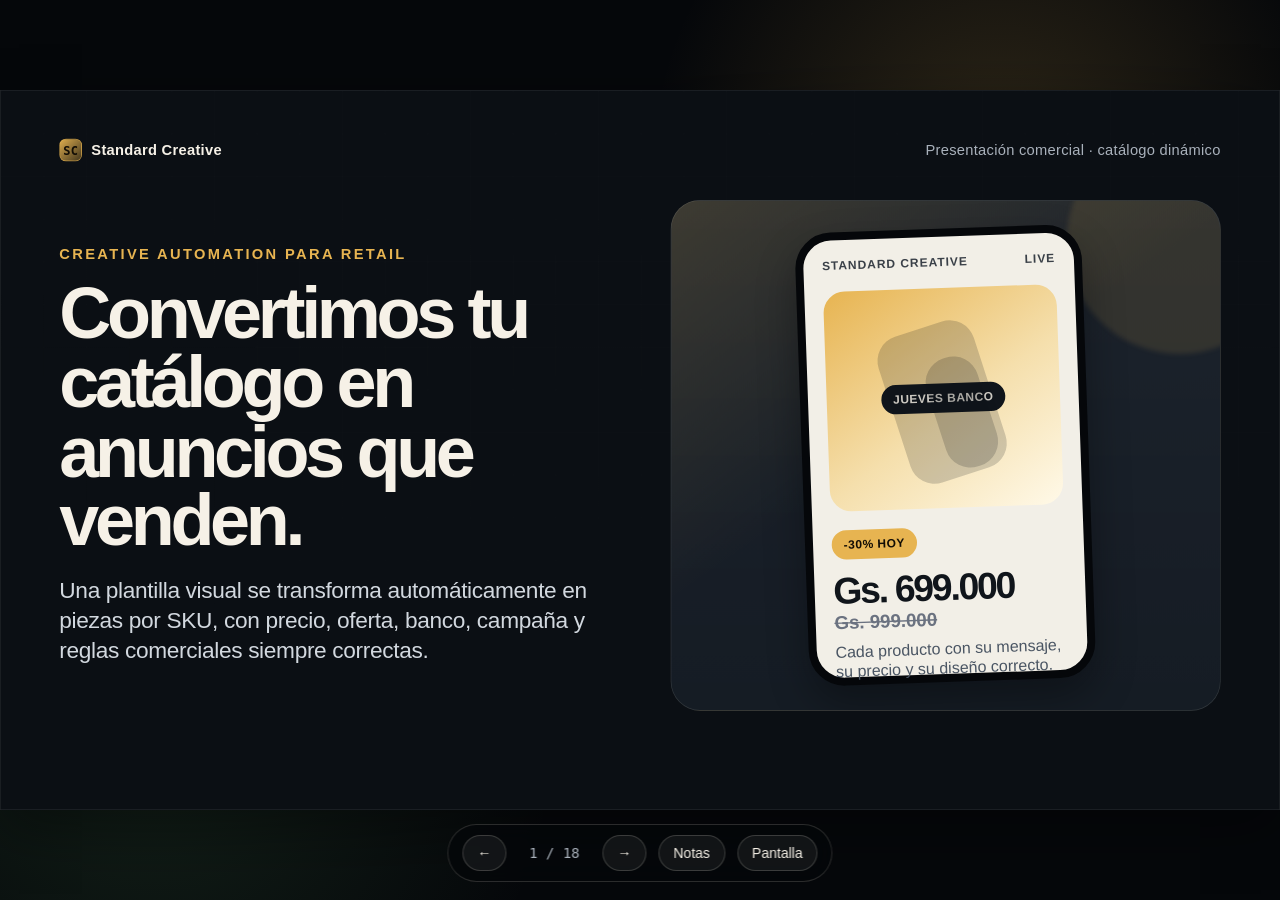
<file: creativo/index.html>
<!doctype html>
<html lang="es">
<head>
  <meta charset="utf-8" />
  <meta name="viewport" content="width=device-width, initial-scale=1" />
  <title>Standard Creative — Presentación comercial</title>
  <style>
    :root {
      --bg: #0b0f14;
      --ink: #f6f1e7;
      --muted: #a9b1bb;
      --line: rgba(246, 241, 231, .14);
      --panel: #121922;
      --panel-2: #17212d;
      --accent: #e7b451;
      --accent-2: #7ee787;
      --danger: #ff7b72;
      --blue: #79c0ff;
      --shadow: 0 28px 80px rgba(0, 0, 0, .38);
      --radius: 34px;
      --sans: ui-sans-serif, -apple-system, BlinkMacSystemFont, "Segoe UI", Inter, Roboto, Arial, sans-serif;
      --serif: Georgia, "Times New Roman", serif;
      --mono: ui-monospace, SFMono-Regular, Menlo, Consolas, monospace;
    }

    * { box-sizing: border-box; }

    html,
    body {
      width: 100%;
      height: 100%;
      overflow: hidden;
      background: #05070a;
      color: var(--ink);
      margin: 0;
      font-family: var(--sans);
    }

    body {
      display: grid;
      place-items: center;
    }

    .deck-shell {
      position: relative;
      width: 100vw;
      height: 100vh;
      overflow: hidden;
      background:
        radial-gradient(circle at 78% 18%, rgba(231, 180, 81, .18), transparent 28%),
        radial-gradient(circle at 12% 82%, rgba(126, 231, 135, .11), transparent 30%),
        #05070a;
    }

    .deck {
      width: 1920px;
      height: 1080px;
      position: absolute;
      left: 50%;
      top: 50%;
      transform-origin: center center;
      background: var(--bg);
      border: 1px solid rgba(246, 241, 231, .10);
      box-shadow: var(--shadow);
      overflow: hidden;
    }

    .deck::before {
      content: "";
      position: absolute;
      inset: 0;
      pointer-events: none;
      opacity: .32;
      background-image:
        linear-gradient(rgba(246, 241, 231, .035) 1px, transparent 1px),
        linear-gradient(90deg, rgba(246, 241, 231, .035) 1px, transparent 1px);
      background-size: 64px 64px;
      mask-image: linear-gradient(to bottom, black 0%, transparent 95%);
    }

    .slide {
      position: absolute;
      inset: 0;
      padding: 72px 88px 70px;
      display: none;
      isolation: isolate;
    }

    .slide.active { display: block; }

    .topbar {
      display: flex;
      justify-content: space-between;
      align-items: center;
      gap: 28px;
      margin-bottom: 58px;
      color: var(--muted);
      font-size: 22px;
      letter-spacing: .02em;
    }

    .brand {
      display: flex;
      align-items: center;
      gap: 14px;
      font-weight: 750;
      color: var(--ink);
    }

    .mark {
      width: 34px;
      height: 34px;
      border-radius: 10px;
      border: 1px solid rgba(231, 180, 81, .65);
      background:
        linear-gradient(135deg, rgba(231, 180, 81, .95), rgba(231, 180, 81, .18)),
        #1d1a12;
      display: grid;
      place-items: center;
      color: #120d05;
      font-family: var(--mono);
      font-size: 18px;
      font-weight: 900;
    }

    .eyebrow {
      color: var(--accent);
      font-size: 22px;
      font-weight: 800;
      text-transform: uppercase;
      letter-spacing: .16em;
      margin-bottom: 24px;
    }

    h1,
    h2,
    h3,
    p { margin: 0; }

    h1 {
      max-width: 1220px;
      font-size: 108px;
      line-height: .96;
      letter-spacing: -.06em;
      font-weight: 850;
    }

    h2 {
      max-width: 1160px;
      font-size: 76px;
      line-height: 1.02;
      letter-spacing: -.045em;
      font-weight: 840;
    }

    h3 {
      font-size: 34px;
      line-height: 1.13;
      letter-spacing: -.02em;
      font-weight: 790;
    }

    .lead {
      max-width: 980px;
      margin-top: 30px;
      color: #d2d8df;
      font-size: 34px;
      line-height: 1.32;
      letter-spacing: -.015em;
    }

    .small {
      color: var(--muted);
      font-size: 22px;
      line-height: 1.42;
    }

    .grid-2 {
      display: grid;
      grid-template-columns: 1.02fr .98fr;
      gap: 58px;
      align-items: center;
    }

    .grid-3 {
      display: grid;
      grid-template-columns: repeat(3, 1fr);
      gap: 26px;
      align-items: stretch;
    }

    .grid-4 {
      display: grid;
      grid-template-columns: repeat(4, 1fr);
      gap: 20px;
    }

    .panel {
      border: 1px solid var(--line);
      border-radius: var(--radius);
      background: linear-gradient(180deg, rgba(255,255,255,.04), rgba(255,255,255,.015)), var(--panel);
      padding: 34px;
    }

    .hero-card {
      min-height: 630px;
      border-radius: 44px;
      border: 1px solid rgba(246, 241, 231, .13);
      background:
        linear-gradient(145deg, rgba(231, 180, 81, .16), transparent 45%),
        linear-gradient(180deg, rgba(255,255,255,.05), rgba(255,255,255,.015)),
        #111821;
      padding: 42px;
      position: relative;
      overflow: hidden;
    }

    .hero-card::after {
      content: "";
      position: absolute;
      width: 340px;
      height: 340px;
      border-radius: 50%;
      right: -110px;
      top: -110px;
      background: rgba(231, 180, 81, .12);
      filter: blur(4px);
    }

    .phone {
      width: 430px;
      height: 680px;
      margin: 0 auto;
      border-radius: 54px;
      border: 12px solid #05070a;
      background: #f2efe7;
      color: #10151b;
      padding: 28px;
      box-shadow: 0 28px 60px rgba(0,0,0,.32);
      position: relative;
      z-index: 2;
      transform: rotate(-2deg);
    }

    .phone .ad-top {
      display: flex;
      justify-content: space-between;
      align-items: center;
      font-size: 18px;
      font-weight: 800;
      letter-spacing: .08em;
      text-transform: uppercase;
      color: #3a4048;
    }

    .product-box {
      height: 330px;
      margin: 28px 0;
      border-radius: 32px;
      background:
        linear-gradient(145deg, #e7b451, #f5dfac 55%, #fff9e8);
      display: grid;
      place-items: center;
      position: relative;
      overflow: hidden;
    }

    .product-box::before,
    .product-box::after {
      content: "";
      position: absolute;
      border-radius: 38px;
      background: rgba(16,21,27,.18);
      transform: rotate(-16deg);
    }

    .product-box::before { width: 150px; height: 230px; left: 98px; top: 56px; }
    .product-box::after { width: 80px; height: 170px; right: 108px; bottom: 58px; }

    .badge {
      display: inline-flex;
      align-items: center;
      justify-content: center;
      min-height: 44px;
      border-radius: 999px;
      padding: 0 18px;
      font-size: 18px;
      font-weight: 850;
      letter-spacing: .04em;
      text-transform: uppercase;
      background: #10151b;
      color: #f6f1e7;
    }

    .badge.gold { background: var(--accent); color: #120d05; }
    .badge.green { background: var(--accent-2); color: #06130a; }
    .badge.blue { background: var(--blue); color: #07111b; }
    .badge.line { background: transparent; color: var(--muted); border: 1px solid var(--line); }

    .price-row {
      display: flex;
      align-items: baseline;
      gap: 14px;
      margin-top: 14px;
    }

    .price {
      font-size: 56px;
      letter-spacing: -.06em;
      font-weight: 900;
    }

    .old-price {
      color: #6b7280;
      font-size: 28px;
      text-decoration: line-through;
      font-weight: 700;
    }

    .caption {
      color: #4a5563;
      font-size: 24px;
      line-height: 1.2;
      margin-top: 14px;
    }

    .list {
      display: grid;
      gap: 18px;
      margin-top: 32px;
    }

    .list-item {
      display: grid;
      grid-template-columns: 34px 1fr;
      gap: 18px;
      align-items: start;
      color: #dce3ea;
      font-size: 30px;
      line-height: 1.25;
      letter-spacing: -.02em;
    }

    .dot {
      width: 16px;
      height: 16px;
      border-radius: 50%;
      background: var(--accent);
      margin-top: 11px;
      box-shadow: 0 0 0 8px rgba(231, 180, 81, .12);
    }

    .metric {
      border: 1px solid var(--line);
      border-radius: 30px;
      padding: 28px;
      min-height: 190px;
      background: rgba(255,255,255,.035);
    }

    .metric .num {
      font-size: 64px;
      line-height: 1;
      letter-spacing: -.05em;
      font-weight: 900;
      color: var(--accent);
    }

    .metric .label {
      margin-top: 16px;
      color: #d7dee7;
      font-size: 24px;
      line-height: 1.24;
    }

    .metric .source {
      margin-top: 14px;
      color: var(--muted);
      font-size: 17px;
      line-height: 1.25;
    }

    .before-after {
      display: grid;
      grid-template-columns: 1fr 1fr;
      gap: 28px;
      margin-top: 36px;
    }

    .ad-plain,
    .ad-rich {
      border-radius: 36px;
      min-height: 520px;
      padding: 34px;
      display: flex;
      flex-direction: column;
      justify-content: space-between;
    }

    .ad-plain {
      background: #f6f7f9;
      color: #222832;
      border: 1px solid #d6dbe2;
    }

    .ad-rich {
      background: #10151b;
      color: #f6f1e7;
      border: 1px solid rgba(231, 180, 81, .38);
      position: relative;
      overflow: hidden;
    }

    .ad-rich::before {
      content: "";
      position: absolute;
      inset: 0;
      background:
        radial-gradient(circle at 70% 24%, rgba(231, 180, 81, .25), transparent 30%),
        linear-gradient(135deg, rgba(126,231,135,.10), transparent 45%);
      pointer-events: none;
    }

    .ad-label {
      font-size: 22px;
      font-weight: 850;
      letter-spacing: .09em;
      text-transform: uppercase;
      color: var(--muted);
    }

    .ad-plain .blank-product,
    .ad-rich .blank-product {
      height: 260px;
      border-radius: 30px;
      margin: 20px 0;
      display: grid;
      place-items: center;
      font-family: var(--mono);
      font-weight: 800;
    }

    .ad-plain .blank-product { background: #ffffff; color: #99a1ad; border: 1px solid #e3e6ea; }
    .ad-rich .blank-product { background: rgba(246,241,231,.12); color: rgba(246,241,231,.78); border: 1px solid rgba(246,241,231,.12); }

    .flow {
      display: grid;
      grid-template-columns: repeat(4, 1fr);
      gap: 18px;
      margin-top: 58px;
    }

    .flow-step {
      min-height: 300px;
      border-radius: 30px;
      border: 1px solid var(--line);
      background: rgba(255,255,255,.035);
      padding: 28px;
      position: relative;
    }

    .flow-step .kicker {
      font-family: var(--mono);
      color: var(--accent);
      font-size: 19px;
      font-weight: 800;
      margin-bottom: 26px;
    }

    .flow-step p {
      color: #d3dae2;
      font-size: 23px;
      line-height: 1.28;
      margin-top: 16px;
    }

    .rules-grid {
      display: grid;
      grid-template-columns: repeat(3, 1fr);
      gap: 18px;
      margin-top: 46px;
    }

    .rule {
      border: 1px solid var(--line);
      border-radius: 26px;
      padding: 24px;
      background: rgba(255,255,255,.035);
      min-height: 130px;
    }

    .rule strong {
      display: block;
      font-size: 26px;
      margin-bottom: 10px;
      letter-spacing: -.02em;
    }

    .rule span {
      color: var(--muted);
      font-size: 21px;
      line-height: 1.28;
    }

    .whatif {
      display: grid;
      grid-template-columns: .9fr 1.1fr;
      gap: 34px;
      margin-top: 42px;
    }

    .control-card {
      border: 1px solid var(--line);
      border-radius: 34px;
      background: rgba(255,255,255,.035);
      padding: 32px;
    }

    .control-row {
      display: flex;
      justify-content: space-between;
      gap: 22px;
      padding: 22px 0;
      border-bottom: 1px solid var(--line);
      font-size: 26px;
    }

    .control-row:last-child { border-bottom: 0; }
    .control-row span:first-child { color: var(--muted); }
    .control-row span:last-child { color: var(--ink); font-weight: 780; }

    .plans {
      display: grid;
      grid-template-columns: repeat(5, 1fr);
      gap: 16px;
      margin-top: 34px;
      align-items: stretch;
    }

    .plan {
      border: 1px solid var(--line);
      border-radius: 28px;
      padding: 24px;
      background: rgba(255,255,255,.035);
      min-height: 590px;
      display: flex;
      flex-direction: column;
    }

    .plan.recommended {
      border-color: rgba(231, 180, 81, .65);
      background: linear-gradient(180deg, rgba(231,180,81,.13), rgba(255,255,255,.035));
    }

    .plan-name {
      display: flex;
      align-items: center;
      justify-content: space-between;
      gap: 10px;
      font-size: 29px;
      font-weight: 850;
      letter-spacing: -.03em;
    }

    .plan-price {
      margin-top: 22px;
      font-size: 50px;
      font-weight: 920;
      letter-spacing: -.06em;
    }

    .plan-price small {
      color: var(--muted);
      font-size: 20px;
      font-weight: 650;
      letter-spacing: 0;
    }

    .plan-for {
      margin-top: 16px;
      min-height: 72px;
      color: #d5dce4;
      font-size: 21px;
      line-height: 1.22;
    }

    .plan ul {
      margin: 22px 0 0;
      padding: 0;
      list-style: none;
      display: grid;
      gap: 12px;
    }

    .plan li {
      color: var(--muted);
      font-size: 18px;
      line-height: 1.23;
    }

    .plan li::before {
      content: "✓";
      color: var(--accent-2);
      margin-right: 8px;
      font-weight: 900;
    }

    .plan-limit {
      margin-top: auto;
      padding-top: 18px;
      border-top: 1px solid var(--line);
      color: var(--accent);
      font-size: 18px;
      font-weight: 800;
    }

    .addon-table {
      width: 100%;
      margin-top: 42px;
      border-collapse: collapse;
      overflow: hidden;
      border-radius: 28px;
      border: 1px solid var(--line);
      background: rgba(255,255,255,.032);
    }

    .addon-table th,
    .addon-table td {
      text-align: left;
      padding: 22px 26px;
      border-bottom: 1px solid var(--line);
      font-size: 24px;
      vertical-align: top;
    }

    .addon-table th {
      color: var(--accent);
      font-size: 19px;
      letter-spacing: .1em;
      text-transform: uppercase;
    }

    .addon-table tr:last-child td { border-bottom: 0; }
    .addon-table td:nth-child(2) { color: var(--ink); font-weight: 830; white-space: nowrap; }
    .addon-table td:nth-child(3) { color: var(--muted); }

    .pilot {
      display: grid;
      grid-template-columns: 1fr 1fr;
      gap: 28px;
      margin-top: 46px;
    }

    .timeline {
      display: grid;
      gap: 16px;
    }

    .timeline-row {
      display: grid;
      grid-template-columns: 118px 1fr;
      gap: 22px;
      padding: 22px;
      border: 1px solid var(--line);
      border-radius: 24px;
      background: rgba(255,255,255,.034);
    }

    .timeline-row .day {
      color: var(--accent);
      font-family: var(--mono);
      font-size: 22px;
      font-weight: 850;
    }

    .timeline-row .txt {
      font-size: 24px;
      color: #dce3ea;
      line-height: 1.25;
    }

    .quote {
      font-family: var(--serif);
      font-size: 48px;
      line-height: 1.12;
      color: #f7ead0;
      letter-spacing: -.025em;
    }

    .speaker-note {
      position: absolute;
      left: 88px;
      right: 88px;
      bottom: 86px;
      display: none;
      border: 1px solid rgba(231, 180, 81, .35);
      border-radius: 24px;
      background: rgba(231, 180, 81, .08);
      padding: 20px 24px;
      color: #ead7ad;
      font-size: 21px;
      line-height: 1.28;
    }

    .show-notes .slide.active .speaker-note { display: block; }

    .source-mark {
      color: var(--accent);
      font-family: var(--mono);
      font-size: .7em;
      vertical-align: super;
      margin-left: 3px;
    }

    .controls {
      position: fixed;
      left: 50%;
      bottom: 18px;
      transform: translateX(-50%);
      z-index: 20;
      display: flex;
      align-items: center;
      gap: 12px;
      color: #d7dde5;
      background: rgba(5,7,10,.78);
      border: 1px solid rgba(246,241,231,.16);
      border-radius: 999px;
      padding: 10px 14px;
      backdrop-filter: blur(12px);
      font-size: 14px;
    }

    button {
      border: 1px solid rgba(246,241,231,.18);
      border-radius: 999px;
      background: rgba(255,255,255,.06);
      color: var(--ink);
      font: inherit;
      cursor: pointer;
      min-height: 36px;
      padding: 0 14px;
    }

    button:hover,
    button:focus-visible {
      outline: none;
      border-color: rgba(231,180,81,.8);
      background: rgba(231,180,81,.16);
    }

    .slide-count {
      min-width: 72px;
      text-align: center;
      font-family: var(--mono);
      color: var(--muted);
    }

    .sources-list {
      display: grid;
      grid-template-columns: 1fr 1fr;
      gap: 16px 28px;
      margin-top: 42px;
      font-size: 19px;
      line-height: 1.25;
    }

    .sources-list a {
      color: #d6dde6;
      text-decoration: none;
      border-bottom: 1px solid rgba(231,180,81,.28);
    }

    .kbd {
      font-family: var(--mono);
      color: var(--accent);
    }

    @media print {
      html, body {
        width: auto;
        height: auto;
        overflow: visible;
        background: white;
      }
      .deck-shell { display: block; background: white; }
      .deck {
        transform: none !important;
        width: 1920px;
        height: auto;
        box-shadow: none;
        border: 0;
        overflow: visible;
      }
      .slide {
        display: block !important;
        position: relative;
        width: 1920px;
        height: 1080px;
        page-break-after: always;
        background: var(--bg);
      }
      .controls { display: none; }
      .speaker-note { display: none !important; }
    }

    @media (prefers-reduced-motion: no-preference) {
      .slide.active h1,
      .slide.active h2,
      .slide.active .lead,
      .slide.active .panel,
      .slide.active .hero-card,
      .slide.active .plans,
      .slide.active .flow,
      .slide.active .rules-grid {
        animation: rise .42s ease both;
      }
      @keyframes rise {
        from { opacity: 0; transform: translateY(16px); }
        to { opacity: 1; transform: translateY(0); }
      }
    }

    /* Ejemplos reales (antes vs. después) — screenshots de anuncios de catálogo */
    .badge.danger { background: rgba(255,123,114,.16); color: var(--danger); border: 1px solid rgba(255,123,114,.5); }
    .proof {
      display: flex;
      align-items: flex-start;
      justify-content: center;
      gap: 30px;
      margin-top: 16px;
    }
    .proof-col { display: flex; flex-direction: column; align-items: center; }
    .proof-arrow { align-self: center; font-size: 46px; font-weight: 800; color: var(--accent); padding-top: 150px; }
    .proof-row { display: flex; gap: 18px; }
    .proof-cap { font-size: 18px; color: var(--muted); margin-top: 16px; max-width: 340px; text-align: center; line-height: 1.5; }
    .proof-cap b { color: var(--ink); font-weight: 750; }
    .shot {
      width: 258px;
      border-radius: 22px;
      overflow: hidden;
      border: 1px solid var(--line);
      box-shadow: 0 20px 60px rgba(0,0,0,.45);
      background: #0d1218;
    }
    .shot.antes { width: 286px; border-color: rgba(255,123,114,.5); }
    .shot.rich { border-color: rgba(231,180,81,.45); }
    .shot img { width: 100%; height: auto; display: block; }

  </style>
</head>
<body>
  <div class="deck-shell" id="shell">
    <main class="deck" id="deck" aria-live="polite">
      <section class="slide active" data-title="Portada">
        <div class="topbar"><div class="brand"><div class="mark">SC</div> Standard Creative</div><div>Presentación comercial · catálogo dinámico</div></div>
        <div class="grid-2">
          <div>
            <div class="eyebrow">Creative automation para retail</div>
            <h1>Convertimos tu catálogo en anuncios que venden.</h1>
            <p class="lead">Una plantilla visual se transforma automáticamente en piezas por SKU, con precio, oferta, banco, campaña y reglas comerciales siempre correctas.</p>
          </div>
          <div class="hero-card">
            <div class="phone" aria-label="Ejemplo de anuncio enriquecido">
              <div class="ad-top"><span>Standard Creative</span><span>LIVE</span></div>
              <div class="product-box"><span class="badge">Jueves Banco</span></div>
              <div class="badge gold">-30% hoy</div>
              <div class="price-row"><div class="price">Gs. 699.000</div></div>
              <div class="old-price">Gs. 999.000</div>
              <p class="caption">Cada producto con su mensaje, su precio y su diseño correcto.</p>
            </div>
          </div>
        </div>
        <div class="speaker-note">Apertura: presentar Standard Creative como una capa de performance sobre la inversión publicitaria que la empresa ya hace.</div>
      </section>

      <section class="slide" data-title="Problema">
        <div class="topbar"><div class="brand"><div class="mark">SC</div> Standard Creative</div><div>01 · El problema</div></div>
        <div class="eyebrow">El catálogo cambia todos los días</div>
        <h2>Pero la creatividad de catálogo suele quedarse genérica.</h2>
        <div class="list">
          <div class="list-item"><span class="dot"></span><span>Las imágenes de producto no comunican promoción, banco, urgencia ni beneficio.</span></div>
          <div class="list-item"><span class="dot"></span><span>El equipo de diseño no puede producir una pieza manual por cada SKU.</span></div>
          <div class="list-item"><span class="dot"></span><span>El performance team termina usando anuncios de catálogo visualmente pobres.</span></div>
          <div class="list-item"><span class="dot"></span><span>Cuando cambia precio, stock o campaña, la operación manual se vuelve riesgosa.</span></div>
        </div>
        <div class="speaker-note">Idea central: el problema no es sólo diseño; es velocidad operativa, consistencia y conversión.</div>
      </section>

      <section class="slide" data-title="Oportunidad">
        <div class="topbar"><div class="brand"><div class="mark">SC</div> Standard Creative</div><div>02 · La oportunidad</div></div>
        <div class="grid-2">
          <div>
            <div class="eyebrow">El feed ya tiene los datos</div>
            <h2>Falta convertirlos en creatividad.</h2>
            <p class="lead">Título, precio, oferta, marca, categoría, imagen, descuento y etiquetas comerciales pueden controlar lo que se ve en cada pieza.</p>
          </div>
          <div class="panel">
            <h3>De datos a anuncio</h3>
            <div class="flow" style="grid-template-columns: 1fr; margin-top: 28px; gap: 14px;">
              <div class="timeline-row"><div class="day">FEED</div><div class="txt">Productos, precios, imágenes, categorías, etiquetas.</div></div>
              <div class="timeline-row"><div class="day">REGLAS</div><div class="txt">Oferta, jueves, banco, categoría, descuento, campaña.</div></div>
              <div class="timeline-row"><div class="day">PIEZA</div><div class="txt">Anuncio enriquecido por SKU, listo para Meta.</div></div>
            </div>
          </div>
        </div>
        <div class="speaker-note">Explicar que no pedimos cargar datos nuevos: usamos lo que ya existe en el catálogo.</div>
      </section>

      <section class="slide" data-title="Antes y después">
        <div class="topbar"><div class="brand"><div class="mark">SC</div> Standard Creative</div><div>03 · Antes vs. después</div></div>
        <div class="eyebrow">Enriched catalog ads</div>
        <h2>El mismo producto puede verse genérico o vender con contexto.</h2>
        <div class="before-after">
          <div class="ad-plain">
            <div class="ad-label">Antes · catálogo común</div>
            <div class="blank-product">PRODUCT.JPG</div>
            <div>
              <h3 style="color:#222832;">Nombre del producto</h3>
              <div class="price-row"><div class="price" style="font-size:48px;">Gs. 699.000</div></div>
              <p class="caption">Sin marca, sin campaña, sin urgencia.</p>
            </div>
          </div>
          <div class="ad-rich">
            <div style="position:relative; z-index:1;">
              <div class="ad-label">Después · Standard Creative</div>
              <div class="blank-product">PRODUCTO + BRANDING</div>
              <div class="badge gold">Jueves Banco · 12 cuotas</div>
              <div class="price-row"><div class="price" style="font-size:54px;">Gs. 699.000</div><div class="old-price" style="color:#abb3bd;">Gs. 999.000</div></div>
              <p class="small" style="margin-top:16px; color:#e4e9ef;">Promoción, precio, identidad y regla comercial en la misma pieza.</p>
            </div>
          </div>
        </div>
        <div class="speaker-note">Anclar esta slide en el concepto de Marpipe/Celtra: enriquecer el catálogo, no sólo diseñar banners.</div>
      </section>


      <section class="slide" data-title="Ejemplos reales">
        <div class="topbar"><div class="brand"><div class="mark">SC</div> Standard Creative</div><div>04 · Ejemplos reales</div></div>
        <div class="eyebrow">Del catálogo plano al anuncio que vende</div>
        <h2 style="font-size:52px; margin:0 0 4px;">Así se ve la diferencia en el feed real.</h2>
        <div class="proof">
          <div class="proof-col">
            <span class="badge danger">Antes · catálogo genérico</span>
            <div class="shot antes" style="margin-top:16px;"><img src="assets/ad-antes-tradicional.jpg" alt="Anuncio de catálogo genérico: solo fotos de producto, sin marca ni precio"></div>
            <div class="proof-cap">Foto y grilla, nada más. <b>Sin marca, sin precio, sin promo, sin envío</b> — el usuario no sabe por qué comprar acá.</div>
          </div>
          <div class="proof-arrow">→</div>
          <div class="proof-col">
            <span class="badge gold">Después · pieza enriquecida</span>
            <div class="proof-row" style="margin-top:16px;">
              <div class="shot rich"><img src="assets/ad-despues-metasports.jpg" alt="Anuncio enriquecido con marca, precio y branding"></div>
              <div class="shot rich"><img src="assets/ad-despues-nissei.jpg" alt="Anuncio enriquecido con marca, precio, envíos a todo el país"></div>
              <div class="shot rich"><img src="assets/ad-despues-renova.jpg" alt="Anuncio enriquecido con marca, precio y envíos"></div>
            </div>
            <div class="proof-cap" style="max-width:1000px;"><b>Marca, precio, promoción, cuotas y envío</b> en el mismo impacto visual — y cada SKU del catálogo sale con el mismo sistema.</div>
          </div>
        </div>
        <div class="speaker-note">La última pieza (antes) es un anuncio de catálogo común: producto suelto, sin contexto comercial. Las tres de la derecha son el tipo de pieza enriquecida que entregamos — misma data del feed, convertida en creatividad con marca, precio, promo y envío. No es rediseñar a mano: una plantilla + reglas rinden todo el catálogo así.</div>
      </section>

      <section class="slide" data-title="Qué hace">
        <div class="topbar"><div class="brand"><div class="mark">SC</div> Standard Creative</div><div>04 · Qué hace</div></div>
        <div class="eyebrow">Diseñá una vez. Publicá para todo el catálogo.</div>
        <h2>Standard Creative genera piezas por producto y mantiene el feed actualizado.</h2>
        <div class="flow">
          <div class="flow-step"><div class="kicker">01</div><h3>Plantilla visual</h3><p>Diseño reusable con marca, estilos, textos y espacios dinámicos.</p></div>
          <div class="flow-step"><div class="kicker">02</div><h3>Datos del producto</h3><p>Título, precio, oferta, imagen, categoría, marca y etiquetas.</p></div>
          <div class="flow-step"><div class="kicker">03</div><h3>Render por SKU</h3><p>Una pieza individual para cada producto del catálogo.</p></div>
          <div class="flow-step"><div class="kicker">04</div><h3>Feed de salida</h3><p>Imágenes listas para campañas de catálogo en Meta.</p></div>
        </div>
        <div class="speaker-note">Decir explícitamente: no vendemos un editor aislado; vendemos el circuito plantilla → render → feed.</div>
      </section>

      <section class="slide" data-title="Reglas comerciales">
        <div class="topbar"><div class="brand"><div class="mark">SC</div> Standard Creative</div><div>05 · Reglas comerciales</div></div>
        <div class="eyebrow">Promos que aparecen cuando corresponde</div>
        <h2>El usuario debe pensar en negocio, no en campos técnicos.</h2>
        <div class="rules-grid">
          <div class="rule"><strong>Día de semana</strong><span>Mostrar un logo o sticker sólo los jueves.</span></div>
          <div class="rule"><strong>Promoción bancaria</strong><span>Mostrar Banco Itaú, Ueno, Basa o Familiar según regla.</span></div>
          <div class="rule"><strong>Oferta activa</strong><span>Mostrar “Oferta” sólo si hay precio promocional.</span></div>
          <div class="rule"><strong>Descuento mínimo</strong><span>Mostrar “-30%” sólo si el descuento supera un umbral.</span></div>
          <div class="rule"><strong>Categoría o marca</strong><span>Usar diseño distinto para electro, moda, muebles o marcas.</span></div>
          <div class="rule"><strong>Temporada</strong><span>Black Friday, Día de la Madre, Navidad, liquidación.</span></div>
        </div>
        <div class="speaker-note">Esta slide también marca una decisión de producto: reemplazar custom_label_0 por lenguaje comercial entendible.</div>
      </section>

      <section class="slide" data-title="What-if">
        <div class="topbar"><div class="brand"><div class="mark">SC</div> Standard Creative</div><div>06 · Simulador what-if</div></div>
        <div class="eyebrow">Validar antes de publicar</div>
        <h2>Probá “qué pasaría si…” sin esperar al día real.</h2>
        <div class="whatif">
          <div class="control-card">
            <h3>Escenario simulado</h3>
            <div class="control-row"><span>Día</span><span>Jueves</span></div>
            <div class="control-row"><span>Oferta</span><span>Activa</span></div>
            <div class="control-row"><span>Banco</span><span>Ueno</span></div>
            <div class="control-row"><span>Categoría</span><span>Electro</span></div>
          </div>
          <div class="hero-card" style="min-height:480px;">
            <div class="phone" style="width:340px;height:520px;padding:22px;border-radius:46px;">
              <div class="ad-top" style="font-size:14px;"><span>PREVIEW</span><span>WHAT-IF</span></div>
              <div class="product-box" style="height:230px;margin:22px 0;"><span class="badge" style="font-size:14px;">Jueves Ueno</span></div>
              <div class="badge gold" style="font-size:14px;">12 cuotas</div>
              <div class="price-row"><div class="price" style="font-size:38px;">Gs. 699.000</div></div>
              <p class="caption" style="font-size:18px;">Así se verá cuando la regla esté activa.</p>
            </div>
          </div>
        </div>
        <div class="speaker-note">Valor para el cliente: evita publicar mal y permite aprobar campañas antes del jueves, Black Friday o fecha especial.</div>
      </section>

      <section class="slide" data-title="Testing">
        <div class="topbar"><div class="brand"><div class="mark">SC</div> Standard Creative</div><div>07 · Testing</div></div>
        <div class="eyebrow">No adivinar: probar</div>
        <h2>El mercado compite con variantes, no con una sola pieza.</h2>
        <div class="grid-4" style="margin-top:48px;">
          <div class="panel"><span class="badge line">Variante A</span><h3 style="margin-top:26px;">Precio protagonista</h3><p class="small" style="margin-top:16px;">Ideal para productos comparables.</p></div>
          <div class="panel"><span class="badge line">Variante B</span><h3 style="margin-top:26px;">Descuento protagonista</h3><p class="small" style="margin-top:16px;">Ideal para liquidaciones.</p></div>
          <div class="panel"><span class="badge line">Variante C</span><h3 style="margin-top:26px;">Imagen protagonista</h3><p class="small" style="margin-top:16px;">Ideal para moda o lifestyle.</p></div>
          <div class="panel"><span class="badge line">Variante D</span><h3 style="margin-top:26px;">Banco / cuotas</h3><p class="small" style="margin-top:16px;">Ideal para retail financiero.</p></div>
        </div>
        <p class="lead" style="max-width:1250px; margin-top:44px;">Cada campaña permite aprender qué combinación visual mejora CTR, CPA, conversión y ROAS.</p>
        <div class="speaker-note">Vincular con casos de Confect y Marpipe: la propuesta no es estética; es aprendizaje de performance.</div>
      </section>

      <section class="slide" data-title="Beneficios">
        <div class="topbar"><div class="brand"><div class="mark">SC</div> Standard Creative</div><div>08 · Beneficios</div></div>
        <div class="eyebrow">Performance + operación</div>
        <h2>Más claridad comercial, menos trabajo repetitivo.</h2>
        <div class="grid-3" style="margin-top:48px;">
          <div class="panel"><h3>Más atención antes del clic</h3><p class="small" style="margin-top:16px;">La pieza comunica oferta, beneficio y marca en el mismo impacto visual.</p></div>
          <div class="panel"><h3>Menos errores operativos</h3><p class="small" style="margin-top:16px;">Precios, descuentos y stickers se controlan por datos y reglas.</p></div>
          <div class="panel"><h3>Más velocidad de campaña</h3><p class="small" style="margin-top:16px;">Una promo puede actualizar miles de SKUs sin exportaciones manuales.</p></div>
        </div>
        <div class="grid-3" style="margin-top:24px;">
          <div class="panel"><h3>Consistencia de marca</h3><p class="small" style="margin-top:16px;">Todos los productos salen con el mismo sistema visual.</p></div>
          <div class="panel"><h3>Mejor intención</h3><p class="small" style="margin-top:16px;">El usuario llega al sitio con más contexto y menos sorpresa.</p></div>
          <div class="panel"><h3>Aprendizaje acumulado</h3><p class="small" style="margin-top:16px;">Cada test mejora la siguiente plantilla.</p></div>
        </div>
        <div class="speaker-note">Cierre de valor: no reemplaza al equipo creativo; elimina producción repetitiva y hace que performance aprenda más rápido.</div>
      </section>

      <section class="slide" data-title="Benchmarks">
        <div class="topbar"><div class="brand"><div class="mark">SC</div> Standard Creative</div><div>09 · Benchmarks de mercado</div></div>
        <div class="eyebrow">Referencias internacionales</div>
        <h2>El mercado ya compra esta categoría por impacto en ROAS, CPA y conversión.</h2>
        <div class="grid-4" style="margin-top:46px;">
          <div class="metric"><div class="num">+34%</div><div class="label">ROAS en Arena con catálogo enriquecido.</div><div class="source">Confect case study <span class="source-mark">[3]</span></div></div>
          <div class="metric"><div class="num">-50%</div><div class="label">CPA reportado por Sinnerup con feed multi-variante.</div><div class="source">Confect blog <span class="source-mark">[4]</span></div></div>
          <div class="metric"><div class="num">~20%</div><div class="label">Lift promedio comunicado para catálogos enriquecidos.</div><div class="source">Marpipe <span class="source-mark">[7]</span></div></div>
          <div class="metric"><div class="num">-16%</div><div class="label">CPA promedio menor en Meta con Catalog Product Video.</div><div class="source">Smartly <span class="source-mark">[5]</span></div></div>
        </div>
        <p class="small" style="margin-top:34px; max-width:1320px;">Estos números no son garantía para un cliente nuevo; son referencias de potencial. La propuesta correcta es medir un piloto controlado de 30 días.</p>
        <div class="speaker-note">Decirlo con cuidado: usamos benchmarks para abrir conversación, no para prometer resultados idénticos.</div>
      </section>

      <section class="slide" data-title="Implementación">
        <div class="topbar"><div class="brand"><div class="mark">SC</div> Standard Creative</div><div>10 · Implementación</div></div>
        <div class="eyebrow">De catálogo a campaña</div>
        <h2>Implementación simple en cuatro pasos.</h2>
        <div class="flow">
          <div class="flow-step"><div class="kicker">PASO 1</div><h3>Conectar catálogo</h3><p>Google Shopping, XML, CSV, Meta feed o integración a medida.</p></div>
          <div class="flow-step"><div class="kicker">PASO 2</div><h3>Crear plantillas</h3><p>Always-on, oferta, banco, temporada, categoría.</p></div>
          <div class="flow-step"><div class="kicker">PASO 3</div><h3>Definir reglas</h3><p>Día, campaña, descuento, categoría, marca, etiqueta.</p></div>
          <div class="flow-step"><div class="kicker">PASO 4</div><h3>Publicar y medir</h3><p>Feed final, renders por producto y reporte de performance.</p></div>
        </div>
        <div class="speaker-note">Enfatizar que el cliente puede empezar con un piloto sin migrar toda su operación.</div>
      </section>

      <section class="slide" data-title="Demo">
        <div class="topbar"><div class="brand"><div class="mark">SC</div> Standard Creative</div><div>11 · Demo comercial</div></div>
        <div class="grid-2">
          <div>
            <div class="eyebrow">Demo de 20 minutos</div>
            <h2>Mostramos su catálogo convertido en anuncios.</h2>
            <p class="lead">La demo no debe ser abstracta: tomamos productos reales, aplicamos una plantilla y simulamos una promoción.</p>
          </div>
          <div class="panel">
            <div class="timeline">
              <div class="timeline-row"><div class="day">01</div><div class="txt">Elegimos 10 productos reales del catálogo.</div></div>
              <div class="timeline-row"><div class="day">02</div><div class="txt">Aplicamos branding, precio, oferta y badge.</div></div>
              <div class="timeline-row"><div class="day">03</div><div class="txt">Simulamos jueves bancario con what-if.</div></div>
              <div class="timeline-row"><div class="day">04</div><div class="txt">Mostramos el feed y cómo saldría en Meta.</div></div>
            </div>
          </div>
        </div>
        <div class="speaker-note">Este formato replica lo que el mercado vende: “vemos tu catálogo enriquecido en vivo”.</div>
      </section>

      <section class="slide" data-title="Planes">
        <div class="topbar"><div class="brand"><div class="mark">SC</div> Standard Creative</div><div>12 · Planes y precios</div></div>
        <div class="eyebrow">Precio transparente. Escala por catálogo.</div>
        <h2 style="font-size:64px;">Planes alineados con la categoría internacional.</h2>
        <div class="plans">
          <div class="plan">
            <div class="plan-name">Trial</div>
            <div class="plan-price">US$0 <small>/ 30 días</small></div>
            <div class="plan-for">Para probar con catálogo real.</div>
            <ul>
              <li>1 plantilla de muestra</li>
              <li>Productos renderizados</li>
              <li>Simulación de promo</li>
              <li>Demo guiada</li>
            </ul>
            <div class="plan-limit">Piloto controlado</div>
          </div>
          <div class="plan">
            <div class="plan-name">Local</div>
            <div class="plan-price">US$299 <small>/ mes</small></div>
            <div class="plan-for">Una marca con un mercado principal.</div>
            <ul>
              <li>1 catálogo</li>
              <li>1 mercado</li>
              <li>Feed para Meta</li>
              <li>Reglas básicas</li>
              <li>What-if</li>
            </ul>
            <div class="plan-limit">Hasta 3.000 productos</div>
          </div>
          <div class="plan recommended">
            <div class="plan-name">Pro <span class="badge gold" style="font-size:12px; min-height:28px;">Recomendado</span></div>
            <div class="plan-price">US$499 <small>/ mes</small></div>
            <div class="plan-for">Retail con campañas frecuentes.</div>
            <ul>
              <li>Hasta 3 mercados</li>
              <li>Reglas avanzadas</li>
              <li>Promos por banco/día</li>
              <li>Variantes A/B</li>
              <li>Más plantillas activas</li>
            </ul>
            <div class="plan-limit">Hasta 10.000 productos</div>
          </div>
          <div class="plan">
            <div class="plan-name">Global</div>
            <div class="plan-price">US$999 <small>/ mes</small></div>
            <div class="plan-for">Empresas con varios mercados o campañas.</div>
            <ul>
              <li>Múltiples campañas</li>
              <li>Calendario promocional</li>
              <li>Reportes ejecutivos</li>
              <li>Soporte prioritario</li>
              <li>Optimización mensual</li>
            </ul>
            <div class="plan-limit">Hasta 30.000 productos</div>
          </div>
          <div class="plan">
            <div class="plan-name">Enterprise</div>
            <div class="plan-price">Custom <small>desde US$2.500</small></div>
            <div class="plan-for">Grandes retailers, grupos o agencias.</div>
            <ul>
              <li>SLA</li>
              <li>Integraciones a medida</li>
              <li>Múltiples feeds</li>
              <li>Soporte dedicado</li>
              <li>Contrato personalizado</li>
            </ul>
            <div class="plan-limit">A medida</div>
          </div>
        </div>
        <div class="speaker-note">Recomendación: empujar Pro como plan principal; Trial baja fricción y Enterprise se cotiza.</div>
      </section>

      <section class="slide" data-title="Add-ons">
        <div class="topbar"><div class="brand"><div class="mark">SC</div> Standard Creative</div><div>13 · Add-ons</div></div>
        <div class="eyebrow">Servicios y capacidad extra</div>
        <h2>Add-ons para adaptar la oferta sin romper los planes.</h2>
        <table class="addon-table" aria-label="Add-ons de Standard Creative">
          <thead><tr><th>Add-on</th><th>Precio sugerido</th><th>Cuándo aplica</th></tr></thead>
          <tbody>
            <tr><td>Feed o mercado adicional</td><td>US$299/mes</td><td>Otro país, marca o feed separado.</td></tr>
            <tr><td>Gestión de feed asistida</td><td>US$0,05 por SKU/mes · mínimo US$400</td><td>Limpieza, transformación y mantenimiento del feed.</td></tr>
            <tr><td>Plantilla diseñada por nuestro equipo</td><td>US$150–300 una vez</td><td>Nuevas líneas visuales o campañas especiales.</td></tr>
            <tr><td>Implementación inicial</td><td>US$500–1.500 una vez</td><td>Setup, marca, catálogo, primera plantilla y QA.</td></tr>
            <tr><td>Soporte gestionado mensual</td><td>US$500+/mes</td><td>Cuando el cliente quiere que operemos campañas o promos.</td></tr>
          </tbody>
        </table>
        <div class="speaker-note">Mensaje: SaaS base simple + servicios opcionales para clientes que no quieren operar.</div>
      </section>

      <section class="slide" data-title="Piloto">
        <div class="topbar"><div class="brand"><div class="mark">SC</div> Standard Creative</div><div>14 · Piloto</div></div>
        <div class="eyebrow">Plan de entrada</div>
        <h2>30 días para validar impacto con datos propios.</h2>
        <div class="pilot">
          <div class="panel">
            <h3>Alcance</h3>
            <div class="list" style="gap:14px;">
              <div class="list-item" style="font-size:25px;"><span class="dot"></span><span>1 catálogo.</span></div>
              <div class="list-item" style="font-size:25px;"><span class="dot"></span><span>2 plantillas: always-on y promo.</span></div>
              <div class="list-item" style="font-size:25px;"><span class="dot"></span><span>1 regla comercial: banco, día, categoría o descuento.</span></div>
              <div class="list-item" style="font-size:25px;"><span class="dot"></span><span>Feed final para Meta.</span></div>
            </div>
          </div>
          <div class="panel">
            <h3>Métricas</h3>
            <div class="grid-3" style="margin-top:26px; gap:14px;">
              <div class="metric" style="min-height:140px;"><div class="num" style="font-size:42px;">CTR</div><div class="label" style="font-size:20px;">Atención</div></div>
              <div class="metric" style="min-height:140px;"><div class="num" style="font-size:42px;">CPA</div><div class="label" style="font-size:20px;">Costo</div></div>
              <div class="metric" style="min-height:140px;"><div class="num" style="font-size:42px;">ROAS</div><div class="label" style="font-size:20px;">Retorno</div></div>
              <div class="metric" style="min-height:140px;"><div class="num" style="font-size:42px;">CVR</div><div class="label" style="font-size:20px;">Conversión</div></div>
              <div class="metric" style="min-height:140px;"><div class="num" style="font-size:42px;">Horas</div><div class="label" style="font-size:20px;">Ahorro operativo</div></div>
              <div class="metric" style="min-height:140px;"><div class="num" style="font-size:42px;">SKUs</div><div class="label" style="font-size:20px;">Piezas generadas</div></div>
            </div>
          </div>
        </div>
        <div class="speaker-note">Cierre del piloto: si supera al catálogo actual o reduce operación claramente, se pasa a Pro o Global.</div>
      </section>

      <section class="slide" data-title="Cierre">
        <div class="topbar"><div class="brand"><div class="mark">SC</div> Standard Creative</div><div>15 · Cierre</div></div>
        <div class="grid-2">
          <div>
            <div class="eyebrow">Frase de cierre</div>
            <p class="quote">“Si ya invertís en Meta, Google o TikTok, el catálogo enriquecido no es un gasto más: es una capa de performance sobre la inversión que ya estás haciendo.”</p>
          </div>
          <div class="panel">
            <h3>Qué compra el cliente</h3>
            <div class="list" style="gap:16px;">
              <div class="list-item" style="font-size:27px;"><span class="dot"></span><span>Más piezas sin más trabajo manual.</span></div>
              <div class="list-item" style="font-size:27px;"><span class="dot"></span><span>Promos visualmente correctas por producto.</span></div>
              <div class="list-item" style="font-size:27px;"><span class="dot"></span><span>Plantillas medibles y optimizables.</span></div>
              <div class="list-item" style="font-size:27px;"><span class="dot"></span><span>Un sistema para vender mejor, no sólo para diseñar.</span></div>
            </div>
          </div>
        </div>
        <div class="speaker-note">Terminar ofreciendo demo con catálogo real. No pedir “una reunión general”: pedir 20 minutos y 10 productos.</div>
      </section>

      <section class="slide" data-title="Fuentes">
        <div class="topbar"><div class="brand"><div class="mark">SC</div> Standard Creative</div><div>Fuentes</div></div>
        <div class="eyebrow">Referencias usadas</div>
        <h2 style="font-size:58px;">Benchmark competitivo y pricing.</h2>
        <div class="sources-list">
          <a href="https://confect.io/features/assets-design-rules">[1] Confect · Smart rules</a>
          <a href="https://confect.io/product/performance">[2] Confect · Performance</a>
          <a href="https://confect.io/cases/arena-sports-increased-catalog-ads-roas-by-34-with-confect">[3] Confect · Arena case</a>
          <a href="https://confect.io/blog/sinnerup-multi-variant-feed">[4] Confect · Sinnerup case</a>
          <a href="https://www.smartly.io/product-features/dynamic-product-ads">[5] Smartly · Dynamic Product Ads</a>
          <a href="https://www.smartly.io/product-features/dynamic-creative-optimization">[6] Smartly · DCO</a>
          <a href="https://lp.marpipe.com/dco-advertising">[7] Marpipe · DCO advertising</a>
          <a href="https://www.marpipe.com/pricing">[8] Marpipe · Pricing</a>
          <a href="https://lp.marpipe.com/dynamic-product-ad-tool">[9] Marpipe · DPA tool</a>
          <a href="https://www.hunchads.com/solutions/dynamic-product-templates">[10] Hunch · Product templates</a>
          <a href="https://www.hunchads.com/solutions/product-focused-dynamic-ads">[11] Hunch · Product-focused ads</a>
          <a href="https://www.hunchads.com/hunch-vs-smartly-io">[18] Hunch · Pricing comparison</a>
          <a href="https://confect.io/pricing">[17] Confect · Pricing</a>
          <a href="https://celtra.com/pricing/">[19] Celtra · Pricing</a>
        </div>
        <p class="small" style="position:absolute; bottom:80px; left:88px; right:88px;">Navegación: flechas o espacio para avanzar, <span class="kbd">N</span> para notas, <span class="kbd">F</span> para pantalla completa.</p>
      </section>
    </main>

    <nav class="controls" aria-label="Controles de presentación">
      <button id="prev" type="button">←</button>
      <span class="slide-count" id="count">1 / 16</span>
      <button id="next" type="button">→</button>
      <button id="notes" type="button">Notas</button>
      <button id="fullscreen" type="button">Pantalla</button>
    </nav>
  </div>

  <script>
    const deck = document.getElementById('deck')
    const shell = document.getElementById('shell')
    const slides = Array.from(document.querySelectorAll('.slide'))
    const count = document.getElementById('count')
    const key = 'standard-creative-deck-slide'
    let index = Number.parseInt(localStorage.getItem(key) || '0', 10)
    if (!Number.isFinite(index) || index < 0 || index >= slides.length) index = 0

    function fit () {
      const scale = Math.min(window.innerWidth / 1920, window.innerHeight / 1080)
      deck.style.transform = `translate(-50%, -50%) scale(${scale})`
    }

    function show (nextIndex) {
      index = Math.max(0, Math.min(slides.length - 1, nextIndex))
      slides.forEach((slide, i) => slide.classList.toggle('active', i === index))
      count.textContent = `${index + 1} / ${slides.length}`
      localStorage.setItem(key, String(index))
      document.title = `${slides[index].dataset.title || 'Slide'} · Standard Creative`
    }

    function next () { show(index + 1) }
    function prev () { show(index - 1) }

    document.getElementById('next').addEventListener('click', next)
    document.getElementById('prev').addEventListener('click', prev)
    document.getElementById('notes').addEventListener('click', () => document.body.classList.toggle('show-notes'))
    document.getElementById('fullscreen').addEventListener('click', async () => {
      if (!document.fullscreenElement) await shell.requestFullscreen?.()
      else await document.exitFullscreen?.()
    })

    window.addEventListener('resize', fit)
    window.addEventListener('keydown', (event) => {
      if (['ArrowRight', 'PageDown', ' '].includes(event.key)) { event.preventDefault(); next() }
      if (['ArrowLeft', 'PageUp'].includes(event.key)) { event.preventDefault(); prev() }
      if (event.key === 'Home') show(0)
      if (event.key === 'End') show(slides.length - 1)
      if (event.key.toLowerCase() === 'n') document.body.classList.toggle('show-notes')
      if (event.key.toLowerCase() === 'f') document.getElementById('fullscreen').click()
    })

    fit()
    show(index)
  </script>
</body>
</html>
</file>
